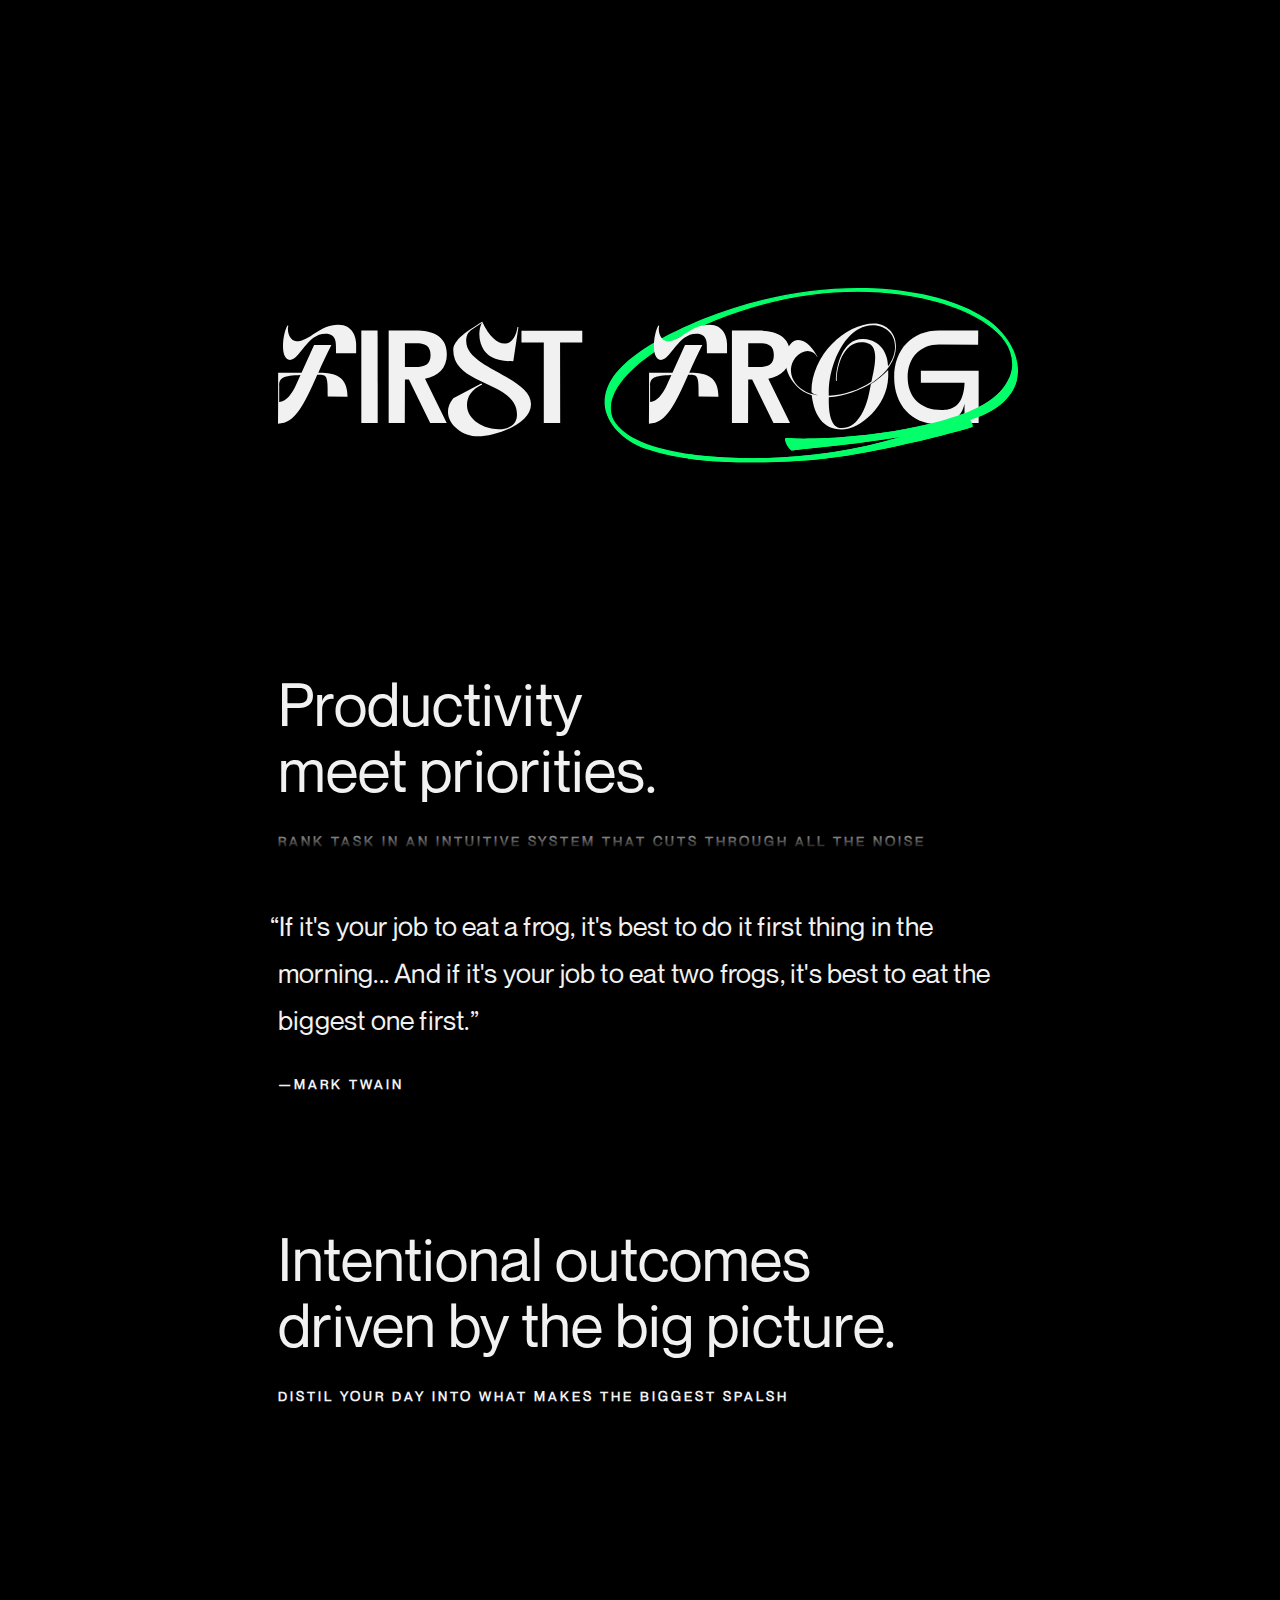
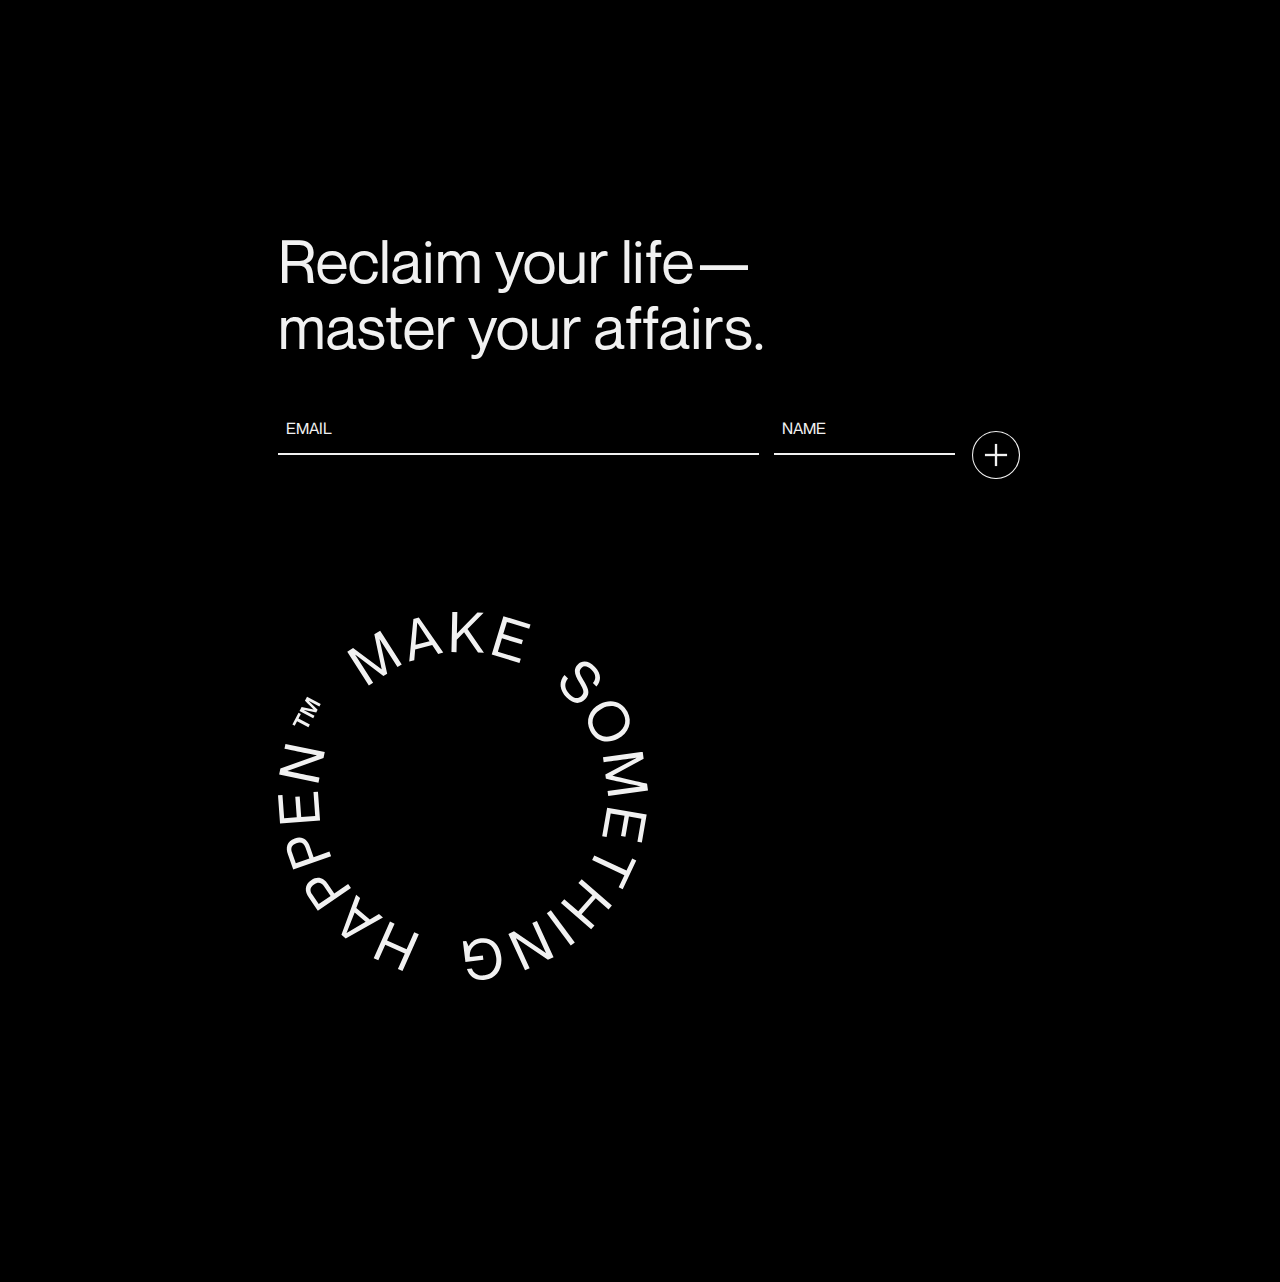
<file: index.html>
<!DOCTYPE html>
<html lang="en">
<head>
    <meta charset="UTF-8">
    <meta http-equiv="X-UA-Compatible" content="IE=edge">
    <meta name="viewport" content="width=device-width, initial-scale=1.0">
    <title>First Frog</title>
    <link rel="stylesheet" href="styles.css">
</head>
<body>

    <div class="marquee-container">
  <div class="marquee marquee--top">
    <div></div>
  </div>
  <div class="marquee marquee--right">
    <div></div>
  </div>
  <div class="marquee marquee--bottom">
    <div></div>
  </div>
  <div class="marquee marquee--left">
    <div></div>
  </div>
</div>

<main class="page-content">
    <a href="./app.html"><div class="logo"><img src="./images/FF-Logo.svg"></img></div></a>

  <section class="page-content__section" id="start-app-headlines" data-bg-color="#000000">
    <h2>Productivity <br>meet priorities. </h2>
    <h5>Rank task in an intuitive system that cuts through all the noise </h5>
    <p class="quote">“If it's your job to eat a frog, it's best to do it first thing in the morning... And if it's your job to eat two frogs, it's best to eat the biggest one first.”</p>
    <h5 class="person">—Mark Twain</h5>


  </section>

  <section class="page-content__section" data-bg-color="#000000">
    <h2>Intentional outcomes <br>driven by the big picture.</h2>
        <h5>Distil your day into what makes the biggest spalsh</h5>
    <p class="quote-2">“Excellence is never an accident. It is always the result of high intention, sincere effort, and intelligent execution; it represents the wise choice of many alternatives – choice, not chance, determines your destiny.”</p>
    <h5 class="person-2">—Aristotle</h5>
  </section>

  <section class="page-content__section" data-bg-color="#000000">
    <h2>Reclaim your life— <br>master your affairs.</h2>

    <form>
    <div class="input-col-left">
        <div class="input-field">
            <input type="email" id="email" required placeholder=" ">
            <label for="email">EMAIL</label>
        </div>
    </div>
    <div class="input-col-center">
        <div class="input-field">
            <input type="text" id="name" required placeholder=" ">
            <label for="name">NAME</label>
        </div>
    </div>
    <button type="submit"><a href="./app.html"><img src="./images/Button.svg"></img></a></button>
    </form>
    <a href="./app.html">
        <div class="spinner-container">
            <div class="froglin-spinner"><img src="./images/Froglin-Spinner.svg"></img></div>
        </div>
        </a>
    </section>

    

 
</main>
    <script src="https://s3-us-west-2.amazonaws.com/s.cdpn.io/16327/gsap-latest-beta.min.js"></script>
    <script src="https://s3-us-west-2.amazonaws.com/s.cdpn.io/16327/ScrollTrigger.min.js"></script>
    <script src="main.js"></script>
</body>
</html>
</file>
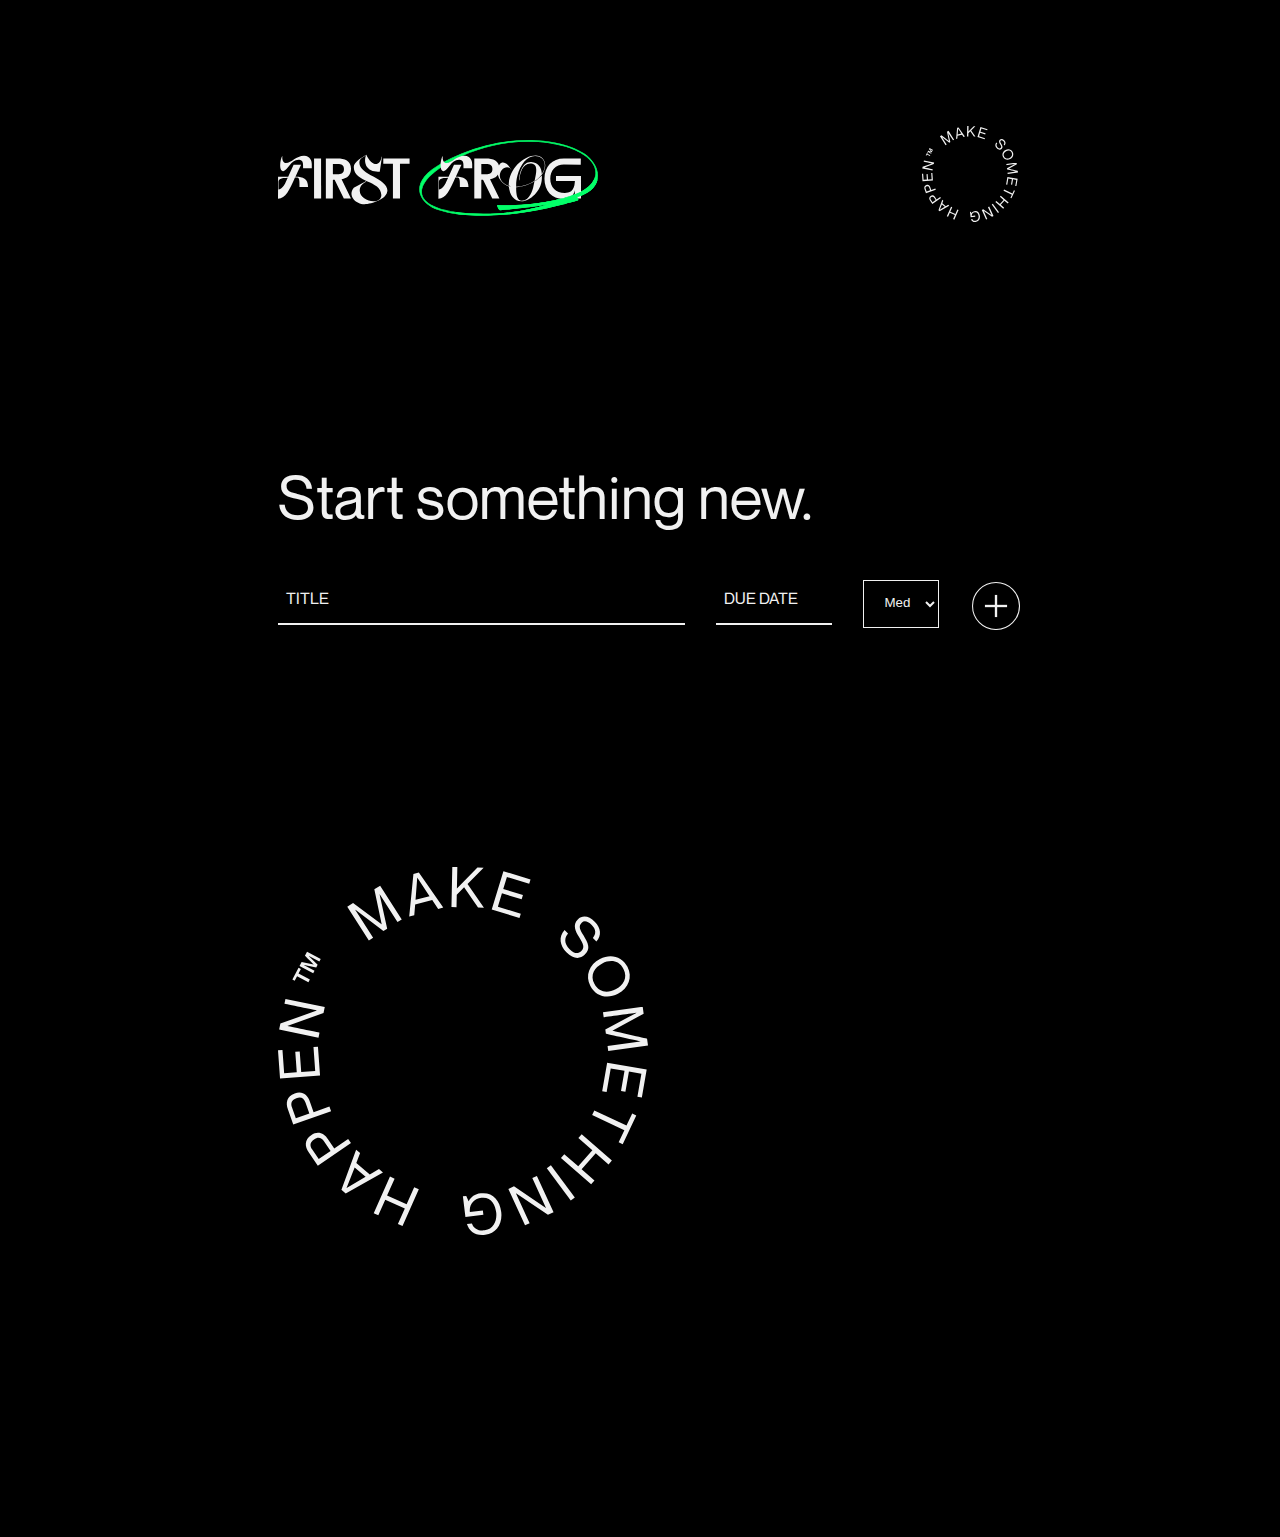
<file: app.html>
<!DOCTYPE html>
<html lang="en">
<head>
    <meta charset="UTF-8">
    <meta http-equiv="X-UA-Compatible" content="IE=edge">
    <meta name="viewport" content="width=device-width, initial-scale=1.0">
    <title>To-Do App</title>
    <link rel="stylesheet" href="styles.css">
</head>
<body>
<nav>
    <a href="./index.html"><div class="logo"><img src="./images/FF-Logo.svg"></img></div></a>

    <a href="./app.html">
        <div class="spinner-container">
            <div class="froglin-spinner"><img src="./images/Froglin-Spinner.svg"></img></div>
        </div>
    </a>
</nav>
<main class="page-content">
    

<!-- TO DO LIST -->
        <h2 class="headline">Start something new.</h2>
    
        <form id="add-to-do-form">
            <div class="input-col-left app-title">
                <div class="input-field ">
                    
                    <input type="text" id="title" required required placeholder=" ">
                    <label for="title">TITLE</label>
                </div>
            </div>
            <div class="input-col-center app-due-date">
                <div class="input-field">
                    <input type="text" id="description" required placeholder=" ">
                    <label for="description">DUE DATE</label>
                </div>
            </div>
            <br>
            <div class="input-col-center app-priority">
                <div class="input-field">
                    <select id="priority">
                        <option value="Low">Low</option>
                        <option value="Med" selected>Med</option>
                        <option value="High">High</option>
                    </select>
                    <label for="priority"> </label>
                </div>
            </div>
            <br>

            <button class="app-button"type="submit"><img src="./images/Button.svg"></img></button>
            </form>
        <div id="to-do-list"></div>

        <a href="./index.html">
        <div class="spinner-container">
            <div class="froglin-spinner"><img src="./images/Froglin-Spinner.svg"></img></div>
        </div>
        <!-- <div id="text"></div> -->
</main>



<script src="https://s3-us-west-2.amazonaws.com/s.cdpn.io/16327/gsap-latest-beta.min.js"></script>
<script src="https://s3-us-west-2.amazonaws.com/s.cdpn.io/16327/ScrollTrigger.min.js"></script>
<script src="main.js"></script>
</body>
</html>
</file>
<file: styles.css>
@font-face {
    font-family: "NeueMontreal";
    src: url(./fonts/NeueMontreal-Regular.otf);
}

@font-face {
    font-family: "NeueMontreal-Bold";
    src: url(./fonts/NeueMontreal-Bold.otf);
}

:root {
    --color-background: #000000;
    --color-text: #f1f1f1;
    --color-chill: #f1f1f1;
    --marquee-font-size: min(max(12px, 2vw), 22px);
    --headline-font-size: min(max(40px, 10vw), 90px);
    --paragraph-font-size: min(max(16px, 5vw), 27px);
    --section-heading-font-size: min(max(30px, 7vw), 60px);
    --duration: 300ms;
    --ease: cubic-bezier(0.33, 1, 0.68, 1);
    
  }

.logo{
    padding-top: 5rem;
    cursor: pointer;
} 

h5 {
    text-transform: uppercase;
    letter-spacing: 3px;
    line-height: 2;
    margin-top: -25px !important;
}

* {
    box-sizing: border-box;
    
}
  
.quote{
    hanging-punctuation: first !important;
    text-indent: -.5rem;
}

.marquee--top {
    font-size: 0.25rem;
}
  
  #start-app-headlines{
    margin-top: 12rem;
  }

  body {
    background-color: var(--color-background);
    font-family: "NeueMontreal", sans-serif;
    color: var(--color-text);
    width: 100%;
    transition: background-color var(--duration) var(--ease);
  }
  
  .page-content {
    max-width: 90ch;
    padding: 5rem;
    margin: 8rem auto;
  }
  .page-content * + * {
    margin-top: 2.5rem;
  }
  .page-content a {
    color: var(--color-chill);
  }
  .page-content h1 {
    font-size: var(--headline-font-size);
    font-weight: 100;
    line-height: 1.1;
  }
  .page-content h2 {
    margin-top: 8rem;
    font-size: var(--section-heading-font-size);
    font-weight: 100;
    line-height: 1.1;
  }
  .page-content em {
    font-style: italic;
  }
  .page-content p {
    font-size: var(--paragraph-font-size);
    line-height: 1.75;
    letter-spacing: 0.0125rem;
    margin-top: 3rem;
  }
  
  .page-content__section {
    transition: opacity var(--duration) var(--ease);
  }
  .page-content__section h2 {
    transform-origin: 50% 100%;
  }
  
  .page-content__section.active {
    opacity: 1;
  }
  .page-content__section.active h2 {
    -webkit-animation: activate calc(var(--duration) * 2) var(--ease) forwards;
            animation: activate calc(var(--duration) * 2) var(--ease) forwards;
  }
  @-webkit-keyframes activate {
    25% {
      color: var(--color-chill);
      transform: translateY(0px);
    }
    40% {
      transform: translateY(0px);
    }
    50% {
      transform: translateY(0px);
    }
    60% {
      color: var(--color-text);
      transform: translateY (0px);
    }
    65%, 100% {
      opacity: 1;
      transform: translateY(0);
    }
  }
  @keyframes activate {
    25% {
      color: var(--color-chill);
      transform: translateY(0px);
    }
    40% {
      transform: translateY(0px);
    }
    50% {
      transform: translateY(0px);
    }
    60% {
      color: var(--color-text);
      transform: translateY(0px);
    }
    65%, 100% {
      opacity: 1;
      transform: translateY(0);
    }
  }
  @media (prefers-reduced-motion: reduce) {
    .page-content__section.active h2 {
      -webkit-animation: none;
              animation: none;
    }
  }
  
  .marquee-container {
    position: fixed;
    pointer-events: none;
    top: 0;
    left: 0;
    width: 100%;
    height: 100%;
    overflow: hidden;
    font-weight: 700;
    font-family: "NeueMontreal-Bold", sans-serif;
    text-transform: uppercase;
    z-index: 1;
  }
  
  .marquee {
    position: absolute;
    font-size: var(--marquee-font-size);
    line-height: 1;
    white-space: nowrap;
    letter-spacing: 0.25rem;
    overflow: hidden;
    padding: 2vmin 0;
    min-width: 100%;
    -webkit-user-select: none;
       -moz-user-select: none;
        -ms-user-select: none;
            user-select: none;
    background-color: var(--color-background);
    box-shadow: var(--color-background) 0 2vmin 2vmin 1vmin;
    transition: background-color var(--duration) var(--ease), box-shadow var(--duration) var(--ease);
  }
  .marquee--top {
    top: -1px;
  }
  .marquee--left {
    left: -1px;
    bottom: -6vmin;
    transform: rotate(-0.25turn);
    transform-origin: 0 0;
  }
  .marquee--right {
    left: calc(100% + 1px);
    top: 0;
    transform: rotate(0.25turn);
    transform-origin: 0 0;
  }
  .marquee--bottom {
    bottom: -1px;
    right: 0;
    transform: rotate(0.5turn);
  }
  .marquee div {
    opacity: 1;
    transition: opacity var(--duration) var(--ease);
  }
  .marquee div.active {
    opacity: 0;
  }
  
  .marquee-container .marquee {
    font-size: 0.8rem !important;
  }

.spinner-container{
    display: flex;
    align-items: center;
    justify-content: left;
    flex-direction: row;
    padding-top: 15vh;
    padding-bottom: 10vh;
}

.froglin-spinner {
    width: 50%;
    align-items: center;
    justify-content: center;
    animation: spin 20s linear infinite;
    cursor: pointer;
}

input {
    border: none;
    border-bottom: 2px solid #f1f1f1;
    width: 100%;
}

.person, .person-2{
    margin-top: 1.5rem !important
}


@keyframes spin {
  from { transform: rotate(0deg); }
  to { transform: rotate(360deg); }
}

button {
    height: 3rem;
    width: 3rem;
    background-color: transparent;
    border-color: transparent;
    outline: none;
    padding: 0px;
    margin-top: 1.2rem !important;
}

button img {
    height: 3rem;
    object-fit: contain;
    object-position: center;
    cursor: pointer;
}
button img:hover {
    opacity: .5;
    animation-duration: .5s var(--ease);
}

form {
    display: flex;
    justify-content: space-between;
}

.input-col-left{
    width: 65%;
}

.input-col-center{
    max-width: 50%;
    margin-top: 0px !important;
    padding-top: 0px !important;;
}


  /* Label moves below field */
  .input-field {
      position: relative;
    }
    .input-field input {
        padding-bottom: .5rem;
        padding-top: 1.5em;
        background: transparent;
        color: #f1f1f1;
    }
    .input-field label {
      position: absolute;
      top: -2rem;
      left: .5rem;
      pointer-events: none;
      transition: all 0.2s ease-out;
    }
    .input-field input:focus + label,
    .input-field input:not(:placeholder-shown) + label {
      transform: translateY(2.75rem);
      font-size: .8rem;
    }

    input:focus {
        border: none;
        border-bottom: 2px solid #f1f1f1;
        outline: none;
        
    }

.quote {
    animation: fade-up 1.5s ease-out forwards;
}

.person {
    animation: fade-up 2.5s ease-out forwards;
}

.quote-2 {
    animation-delay: 4s !important;
    animation: fade-up 1.5s ease-out forwards;
    opacity: 0;
  }

.person-2 {
    animation-delay: 5s !important;
    animation: fade-up 2.5s ease-out forwards;
    opacity: 0;
}
.headline {
    animation: fade-up 1.5s ease-out forwards;
}
#add-to-do-form{
    animation: fade-up 1.75s ease-out forwards;
}
#to-do-list{
    animation: fade-up 2.5s ease-out forwards;
}
@keyframes fade-up {
    0% {
      transform: translateY(100%) translateZ(0);
      opacity: 0;
    }
    60% {
      transform: translateY(100%) translateZ(0);
      opacity: 0;
    }
    100% {
      transform: translateY(0) translateZ(0);
      opacity: 1;
    }
}


nav {
    display: flex;
    flex-direction: row;
    justify-content: space-between;
    height: 4rem;
    width: 100%;

    max-width: 90ch;
    padding: 5rem;
    margin: 8rem auto;
    align-items: center;
    margin-top: 6rem;
}

nav .logo{
    justify-content: space-between;
    min-width: 20rem;
    max-width: 28rem;
    padding-top: 13px;
    cursor: pointer;
}     

nav .spinner-container {
    justify-content: space-between;
    width: 12rem;
    justify-content: end;
    margin: 0px;
    padding: 0px;
}   
nav .spinner-container .froglin-spinner {
    height: auto;
    cursor: pointer;
}   

#priority {
    background-color: transparent;
    color: #f1f1f1;
    padding: 1rem .6rem 1rem 1rem;
    padding: 0.8rem 0.6rem 1rem 1rem;
    border-color: #f1f1f1;
    margin-left: -1rem;
    border-width: 1.5px
}


#priority:focus {
    outline: none;
}

.app-due-date {
    max-width: 20%;
    padding: 0 1rem;
    padding-left: -1rem;
}


.app-priority {
    max-width: 20%;
    padding: 0 0 0 0;
    justify-content: center;
    text-align: center;
}


.app-button{
    margin-top: 0rem !important;
}

#add-to-do-form{

    padding-bottom: 4rem;
}

.page-content .headline {
    margin-top: 0rem;
}
/* Define a CSS class for the strike through effect */
.strike-through {
    text-decoration: line-through;
}

#to-do-list {
    display: flex;
    flex-wrap: wrap;
  }
  
  .to-do-item {
    width: 100%;
    display: flex;
    flex-direction: row;
    align-content: flex-start;
    justify-content: space-between;
    align-items: center;
    /* padding-top: 0px !important; */
    margin-top: 0px;
}
  
  .to-do-item h3 {
    font-size: 1.5rem; /* Increase the font size of the title */
    padding-top: 1.7rem;
    width: 65%;
  }
  
  .to-do-item p {
    font-size: 16px; /* Decrease the font size of the description and priority */
    text-align: center;
    width: 15%;
    margin-right: -2rem;
  }

  .to-do-item .priority-High {
    color: #f1f1f1;
    background-image: url(./images/Marker.png);
    background-size: contain;
    background-repeat: no-repeat;
    padding: .5rem;
    background-position-x: center;
  }
  
  .to-do-item .priority-Med {
    color: #f1f1f1;
    background-image: url(./images/Marker-Yellow.png);
    background-size: contain;
    background-repeat: no-repeat;
    padding: .5rem;
    background-position-x: center;
  }
  
  .to-do-item .priority-Low {
    color: #f1f1f1;
  }
  
.to-do-item h3 {
    font-size: 2rem;
    padding-top: 1.7rem;
    width: 50%;
    text-transform: uppercase;
    letter-spacing: 3px;
}

.app-title{
    width: 55%;
}
.to-do-item p {
    text-transform: uppercase;
    color: #555555;
}

@media screen and (min-width: 1400px) {
    .spinner-container{
        display: flex;
        align-items: center;
        justify-content: left;
        flex-direction: row;
        padding-top: 15vh;
        padding-bottom: 5vh;
    }
    
    .froglin-spinner {
        width: 30%;
        align-items: center;
        justify-content: center;
        animation: spin 20s linear infinite;
    }
    nav .spinner-container {
        width: 17rem;
    }  

    nav .spinner-container .froglin-spinner {
        height: auto;
        cursor: pointer;
    }  

    .app-priority {
        margin-right: 2rem;
    }
}




@media only screen and (max-width: 900px) {
    .input-col-left {
        max-width: 35%;
    }

    .input-col-center {
        width: auto;
    }

    #priority {
        padding: .8rem .5rem;
    }
    .app-priority{
        justify-content: end;
        display: flex;
        width: auto;
        margin-left: -1rem;
    }

    #add-to-do-form{
        display: flex;
        width: auto;
    }

    .app-due-date{
        width: auto;
        padding: 0;
    }

    .app-title{
        width: auto;
        width: auto;
        min-width: 45% !important;
 
    }
    .to-do-item h3 {
        font-size: 1.5rem; /* Increase the font size of the title */
        padding-top: 1.7rem;
        width: 50%;
      }
      
    .to-do-item p {
        font-size: 16px; /* Decrease the font size of the description and priority */
        text-align: center;
        width: 25%;
        margin-right: -2rem;
    }

    nav .logo {
        min-width: 20rem;
        width: 100%;
    }

    nav .spinner-container {
        width: 12rem;
        margin-left: -5rem;
    }

    nav .froglin-spinner {
        width: 5rem;
        align-items: center;
        justify-content: center;
        animation: spin 20s linear infinite;
        cursor: pointer;
        padding-left: -4rem;
    }

    .app-title, .app-due-date {
        width: fit-content;
    }

    #priority {
        margin-left: 0rem;
    }

    .page-content .headline {
        margin-top: -3rem;
    }
    .logo {
        padding-top: 0rem;
        
    }

    .page-content {
        padding-top: 4rem;
    }
    #start-app-headlines {
        margin-top: 0;
        padding-top: 3rem;
    }
}
</file>
